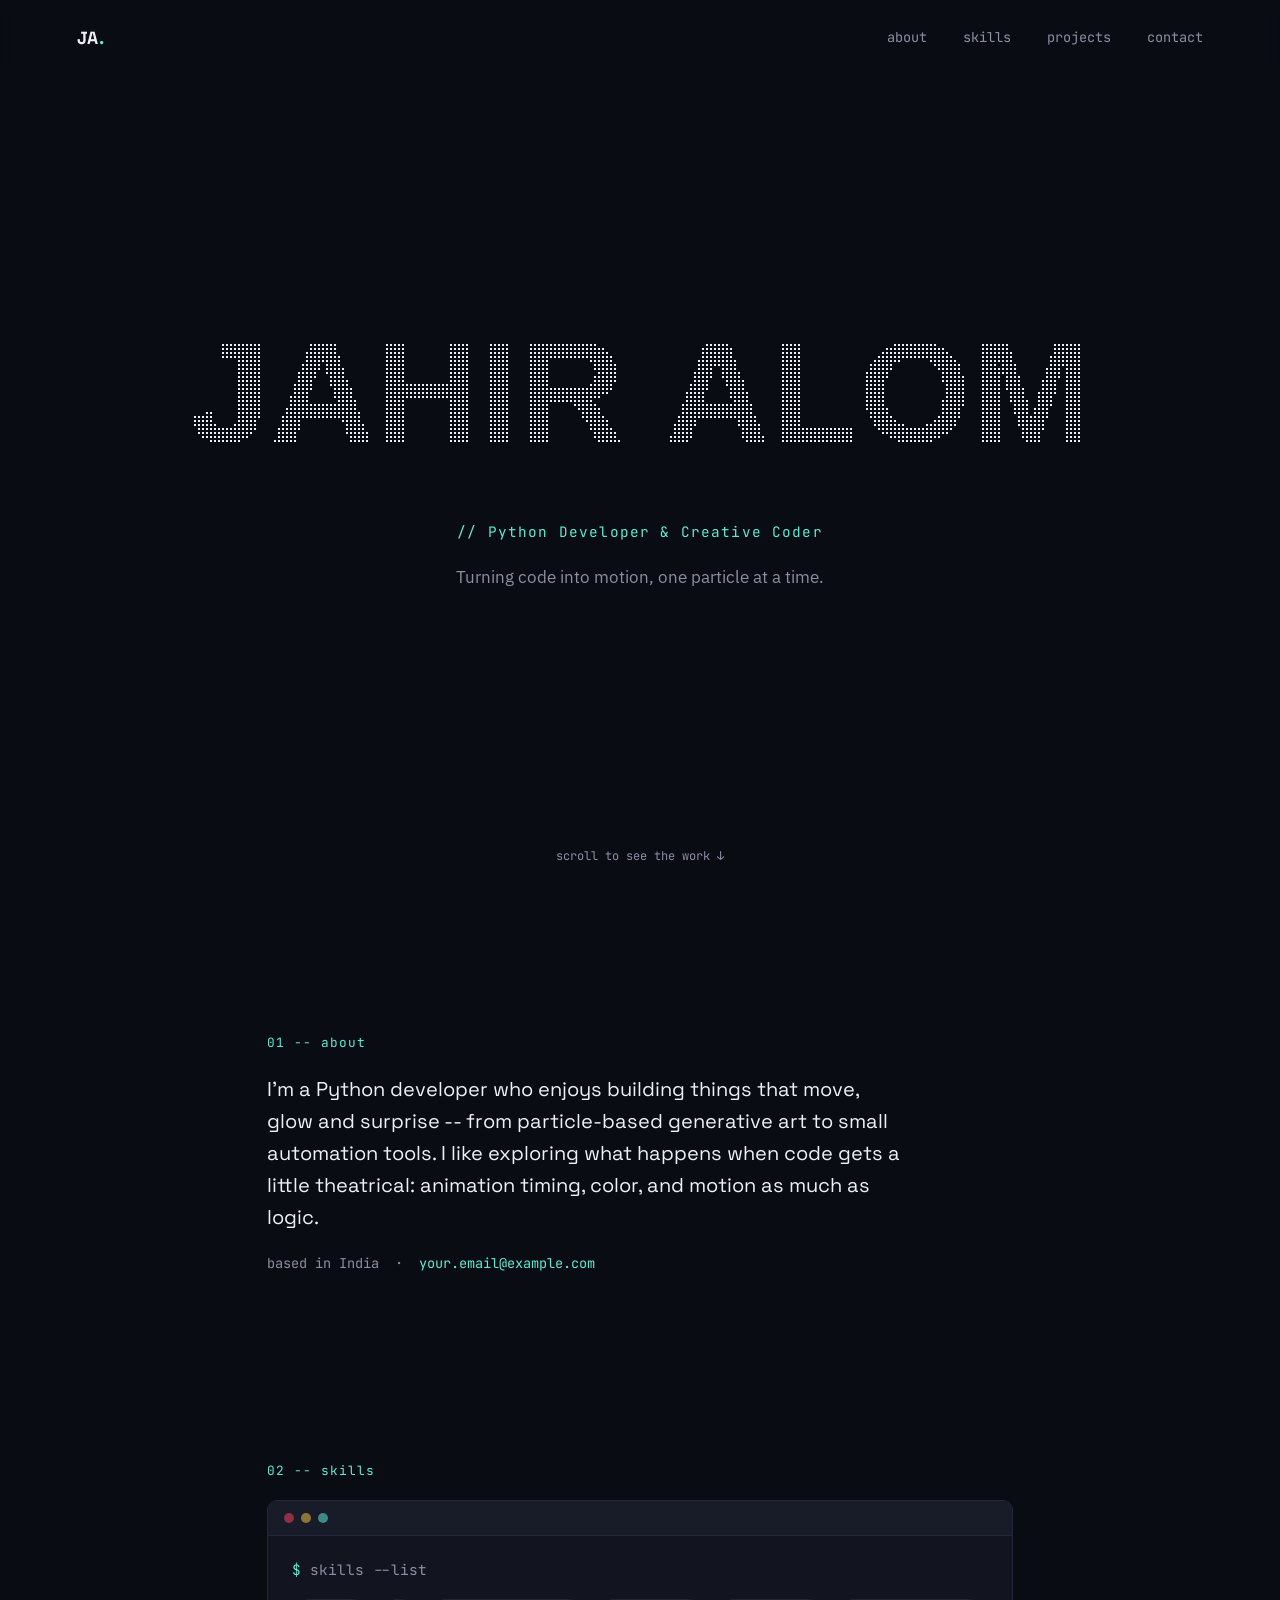
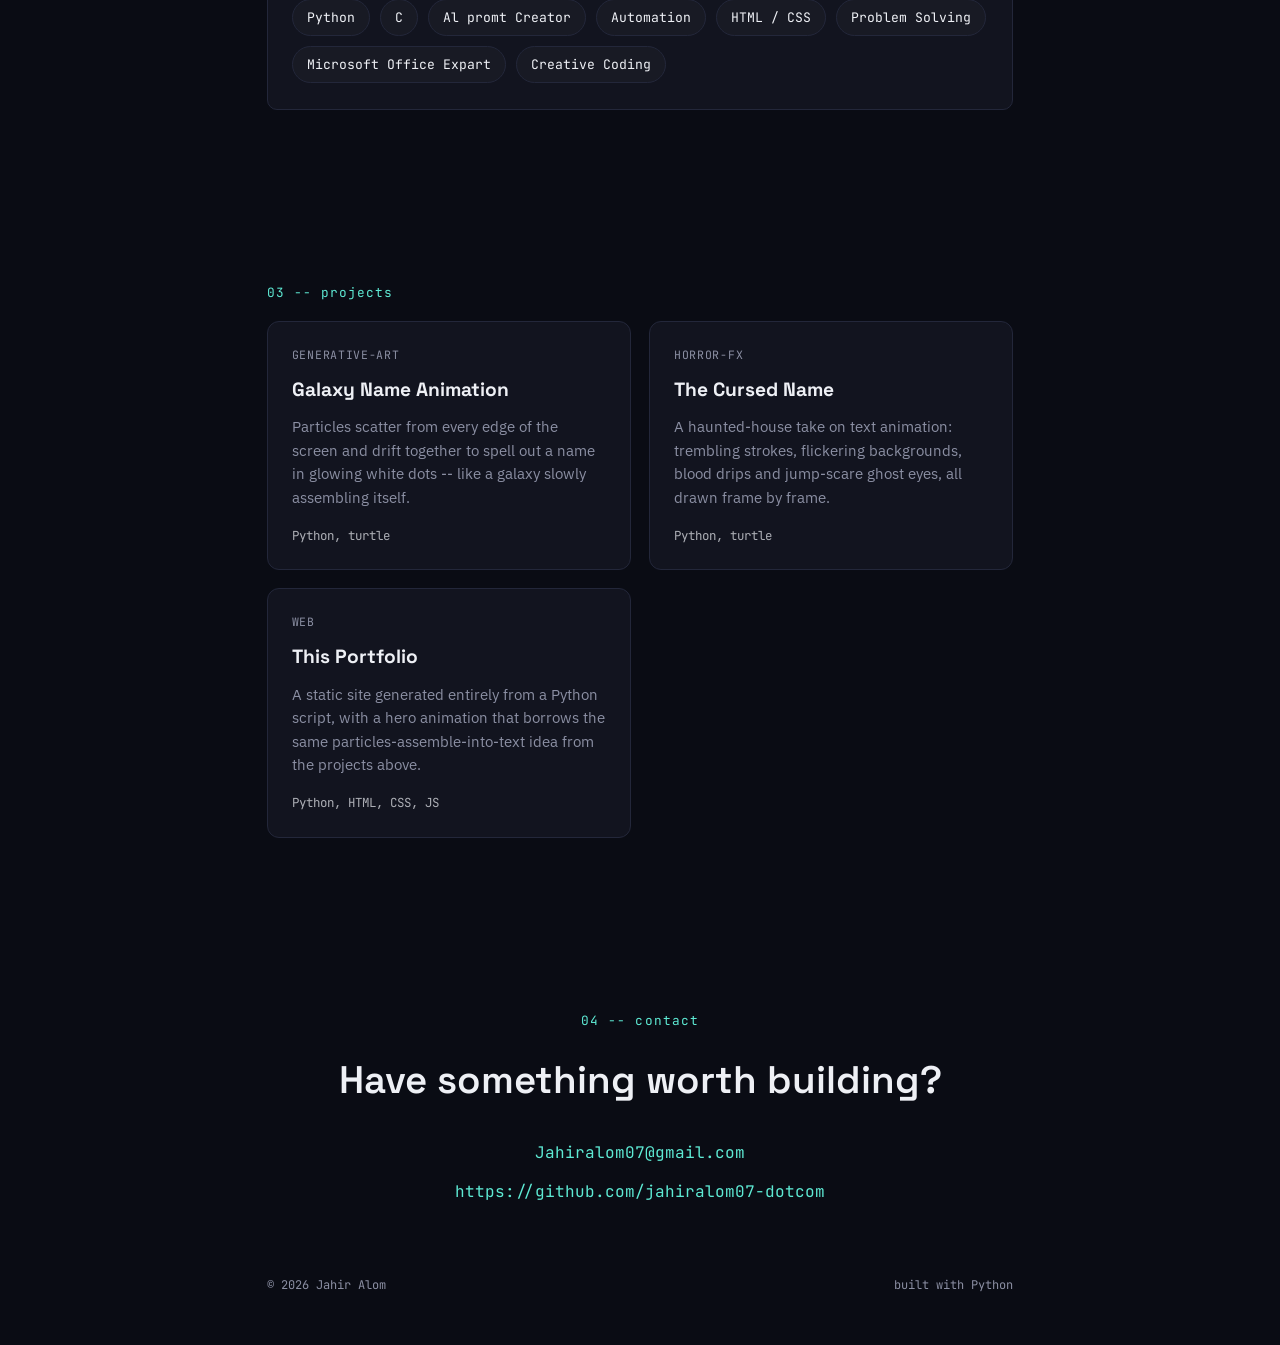
<file: profile/index.html>
<!DOCTYPE html>
<html lang="en">
<head>
<meta charset="UTF-8">
<meta name="viewport" content="width=device-width, initial-scale=1.0">
<title>Jahir Alom -- Python Developer & Creative Coder</title>
<link rel="preconnect" href="https://fonts.googleapis.com">
<link href="https://fonts.googleapis.com/css2?family=Space+Grotesk:wght@400;500;600;700&family=IBM+Plex+Sans:wght@400;500;600&family=JetBrains+Mono:wght@400;500&display=swap" rel="stylesheet">
<link rel="stylesheet" href="style.css">
</head>
<body>

<nav class="nav">
  <span class="nav-logo">JA<span class="dot">.</span></span>
  <div class="nav-links">
    <a href="#about">about</a>
    <a href="#skills">skills</a>
    <a href="#projects">projects</a>
    <a href="#contact">contact</a>
  </div>
</nav>

<header class="hero">
  <canvas id="nameCanvas"></canvas>
  <p class="eyebrow">&#47;&#47; Python Developer & Creative Coder</p>
  <p class="hero-tagline">Turning code into motion, one particle at a time.</p>
  <a href="#projects" class="scroll-cue">scroll to see the work &darr;</a>
</header>

<main>

  <section id="about" class="section">
    <p class="section-label">01 -- about</p>
    <p class="about-text">I'm a Python developer who enjoys building things that move, glow and surprise -- from particle-based generative art to small automation tools. I like exploring what happens when code gets a little theatrical: animation timing, color, and motion as much as logic.</p>
    <p class="about-meta">based in India &nbsp;&middot;&nbsp; <a href="mailto:your.email@example.com">your.email@example.com</a></p>
  </section>

  <section id="skills" class="section">
    <p class="section-label">02 -- skills</p>
    <div class="terminal">
      <div class="terminal-bar"><span></span><span></span><span></span></div>
      <div class="terminal-body">
        <p class="term-line"><span class="prompt">$</span> skills --list</p>
        <div class="skills-grid">
          <span class="skill-chip">Python</span>
          <span class="skill-chip">C </span>
          <span class="skill-chip">Al promt Creator</span>
          <span class="skill-chip">Automation</span>
          <span class="skill-chip">HTML / CSS</span>
          <span class="skill-chip">Problem Solving</span>
          <span class="skill-chip">Microsoft Office Expart</span>
          <span class="skill-chip">Creative Coding</span>

        </div>
      </div>
    </div>
  </section>

  <section id="projects" class="section">
    <p class="section-label">03 -- projects</p>
    <div class="projects-grid">
      <article class="project-card accent-cyan">
        <p class="project-tag">generative-art</p>
        <h3 class="project-title">Galaxy Name Animation</h3>
        <p class="project-desc">Particles scatter from every edge of the screen and drift together to spell out a name in glowing white dots -- like a galaxy slowly assembling itself.</p>
        <p class="project-stack">Python, turtle</p>
      </article>
      <article class="project-card accent-red">
        <p class="project-tag">horror-fx</p>
        <h3 class="project-title">The Cursed Name</h3>
        <p class="project-desc">A haunted-house take on text animation: trembling strokes, flickering backgrounds, blood drips and jump-scare ghost eyes, all drawn frame by frame.</p>
        <p class="project-stack">Python, turtle</p>
      </article>
      <article class="project-card accent-violet">
        <p class="project-tag">web</p>
        <h3 class="project-title">This Portfolio</h3>
        <p class="project-desc">A static site generated entirely from a Python script, with a hero animation that borrows the same particles-assemble-into-text idea from the projects above.</p>
        <p class="project-stack">Python, HTML, CSS, JS</p>
      </article>

    </div>
  </section>

  <section id="contact" class="section contact">
    <p class="section-label">04 -- contact</p>
    <h2 class="contact-headline">Have something worth building?</h2>
    <div class="contact-links">
      <a href="mailto:Jahiralom07@gmail.com" class="contact-link">Jahiralom07@gmail.com</a>
      <a href="https://github.com/jahiralom07-dotcom" class="contact-link" target="_blank" rel="noopener">https://github.com/jahiralom07-dotcom</a>
    </div>
  </section>

</main>

<footer class="footer">
  <span>&copy; <span id="year"></span> Jahir Alom</span>
  <span>built with Python</span>
</footer>

<script src="script.js"></script>
</body>
</html>
</file>
<file: profile/style.css>
/* ---------- tokens ---------- */
:root {
  --bg: #0a0c14;
  --bg-soft: #12141f;
  --bg-card: #14172346;
  --text: #eef0f5;
  --muted: #8b8fa3;
  --border: #23273a;
  --accent-cyan: #5eead4;
  --accent-red: #f4405e;
  --accent-violet: #a78bfa;

  --display: 'Space Grotesk', sans-serif;
  --body: 'IBM Plex Sans', sans-serif;
  --mono: 'JetBrains Mono', monospace;
}

* { box-sizing: border-box; }

html { scroll-behavior: smooth; }

body {
  margin: 0;
  background: var(--bg);
  color: var(--text);
  font-family: var(--body);
  line-height: 1.6;
}

a { color: inherit; }

/* ---------- nav ---------- */
.nav {
  position: fixed;
  top: 0; left: 0; right: 0;
  display: flex;
  justify-content: space-between;
  align-items: center;
  padding: 24px 6vw;
  z-index: 10;
  font-family: var(--mono);
  font-size: 0.85rem;
  backdrop-filter: blur(6px);
}

.nav-logo {
  font-family: var(--display);
  font-weight: 700;
  font-size: 1.1rem;
  letter-spacing: 0.02em;
}
.nav-logo .dot { color: var(--accent-cyan); }

.nav-links a {
  text-decoration: none;
  color: var(--muted);
  margin-left: 28px;
  transition: color 0.2s ease;
}
.nav-links a:hover { color: var(--accent-cyan); }

/* ---------- hero ---------- */
.hero {
  position: relative;
  height: 100vh;
  display: flex;
  flex-direction: column;
  align-items: center;
  justify-content: center;
  text-align: center;
  overflow: hidden;
  padding: 0 20px;
}

#nameCanvas {
  width: 100%;
  max-width: 900px;
  height: 220px;
}

.eyebrow {
  font-family: var(--mono);
  color: var(--accent-cyan);
  letter-spacing: 0.08em;
  font-size: 0.9rem;
  margin: 8px 0 4px;
}

.hero-tagline {
  color: var(--muted);
  font-size: 1.05rem;
  max-width: 480px;
}

.scroll-cue {
  position: absolute;
  bottom: 34px;
  font-family: var(--mono);
  font-size: 0.75rem;
  color: var(--muted);
  text-decoration: none;
  animation: floaty 2.4s ease-in-out infinite;
}

@keyframes floaty {
  0%, 100% { transform: translateY(0); opacity: 0.6; }
  50% { transform: translateY(6px); opacity: 1; }
}

/* ---------- sections ---------- */
.section {
  max-width: 900px;
  margin: 0 auto;
  padding: 120px 6vw 40px;
}

.section-label {
  font-family: var(--mono);
  color: var(--accent-cyan);
  font-size: 0.8rem;
  letter-spacing: 0.08em;
  margin-bottom: 18px;
}

.about-text {
  font-size: 1.25rem;
  font-family: var(--display);
  font-weight: 400;
  color: var(--text);
  max-width: 640px;
}

.about-meta {
  color: var(--muted);
  font-family: var(--mono);
  font-size: 0.85rem;
  margin-top: 18px;
}
.about-meta a { color: var(--accent-cyan); text-decoration: none; }

/* ---------- terminal (skills) ---------- */
.terminal {
  border: 1px solid var(--border);
  border-radius: 10px;
  overflow: hidden;
  background: var(--bg-soft);
}

.terminal-bar {
  display: flex;
  gap: 7px;
  padding: 12px 16px;
  background: #181b28;
  border-bottom: 1px solid var(--border);
}
.terminal-bar span {
  width: 10px; height: 10px;
  border-radius: 50%;
  background: #333748;
}
.terminal-bar span:nth-child(1) { background: #f4405e88; }
.terminal-bar span:nth-child(2) { background: #f4c14588; }
.terminal-bar span:nth-child(3) { background: #5eead488; }

.terminal-body { padding: 22px 24px 26px; }

.term-line {
  font-family: var(--mono);
  color: var(--muted);
  margin: 0 0 18px;
  font-size: 0.9rem;
}
.prompt { color: var(--accent-cyan); }

.skills-grid {
  display: flex;
  flex-wrap: wrap;
  gap: 10px;
}

.skill-chip {
  font-family: var(--mono);
  font-size: 0.82rem;
  padding: 7px 14px;
  border: 1px solid var(--border);
  border-radius: 20px;
  color: var(--text);
  background: #ffffff06;
}

/* ---------- projects ---------- */
.projects-grid {
  display: grid;
  grid-template-columns: repeat(auto-fit, minmax(240px, 1fr));
  gap: 18px;
}

.project-card {
  border: 1px solid var(--border);
  border-radius: 12px;
  padding: 24px;
  background: var(--bg-soft);
  transition: transform 0.25s ease, border-color 0.25s ease;
}
.project-card:hover {
  transform: translateY(-4px);
}

.accent-cyan:hover { border-color: var(--accent-cyan); }
.accent-red:hover { border-color: var(--accent-red); }
.accent-violet:hover { border-color: var(--accent-violet); }

.project-tag {
  font-family: var(--mono);
  font-size: 0.72rem;
  letter-spacing: 0.06em;
  color: var(--muted);
  text-transform: uppercase;
  margin: 0 0 10px;
}

.project-title {
  font-family: var(--display);
  font-size: 1.2rem;
  margin: 0 0 10px;
}

.project-desc {
  color: var(--muted);
  font-size: 0.92rem;
  margin: 0 0 16px;
}

.project-stack {
  font-family: var(--mono);
  font-size: 0.78rem;
  color: var(--text);
  opacity: 0.7;
  margin: 0;
}

/* ---------- contact ---------- */
.contact { text-align: center; }

.contact-headline {
  font-family: var(--display);
  font-size: clamp(1.6rem, 4vw, 2.4rem);
  font-weight: 600;
  margin: 0 0 30px;
}

.contact-links {
  display: flex;
  flex-direction: column;
  align-items: center;
  gap: 12px;
}

.contact-link {
  font-family: var(--mono);
  text-decoration: none;
  color: var(--accent-cyan);
  font-size: 1rem;
  border-bottom: 1px solid transparent;
  transition: border-color 0.2s ease;
}
.contact-link:hover { border-color: var(--accent-cyan); }

/* ---------- footer ---------- */
.footer {
  display: flex;
  justify-content: space-between;
  padding: 30px 6vw 50px;
  font-family: var(--mono);
  font-size: 0.75rem;
  color: var(--muted);
  max-width: 900px;
  margin: 0 auto;
}

/* ---------- accessibility ---------- */
a:focus-visible, button:focus-visible {
  outline: 2px solid var(--accent-cyan);
  outline-offset: 2px;
}

@media (prefers-reduced-motion: reduce) {
  .scroll-cue { animation: none; }
  html { scroll-behavior: auto; }
}

@media (max-width: 640px) {
  .nav-links a { margin-left: 16px; }
  #nameCanvas { height: 140px; }
}
</file>
